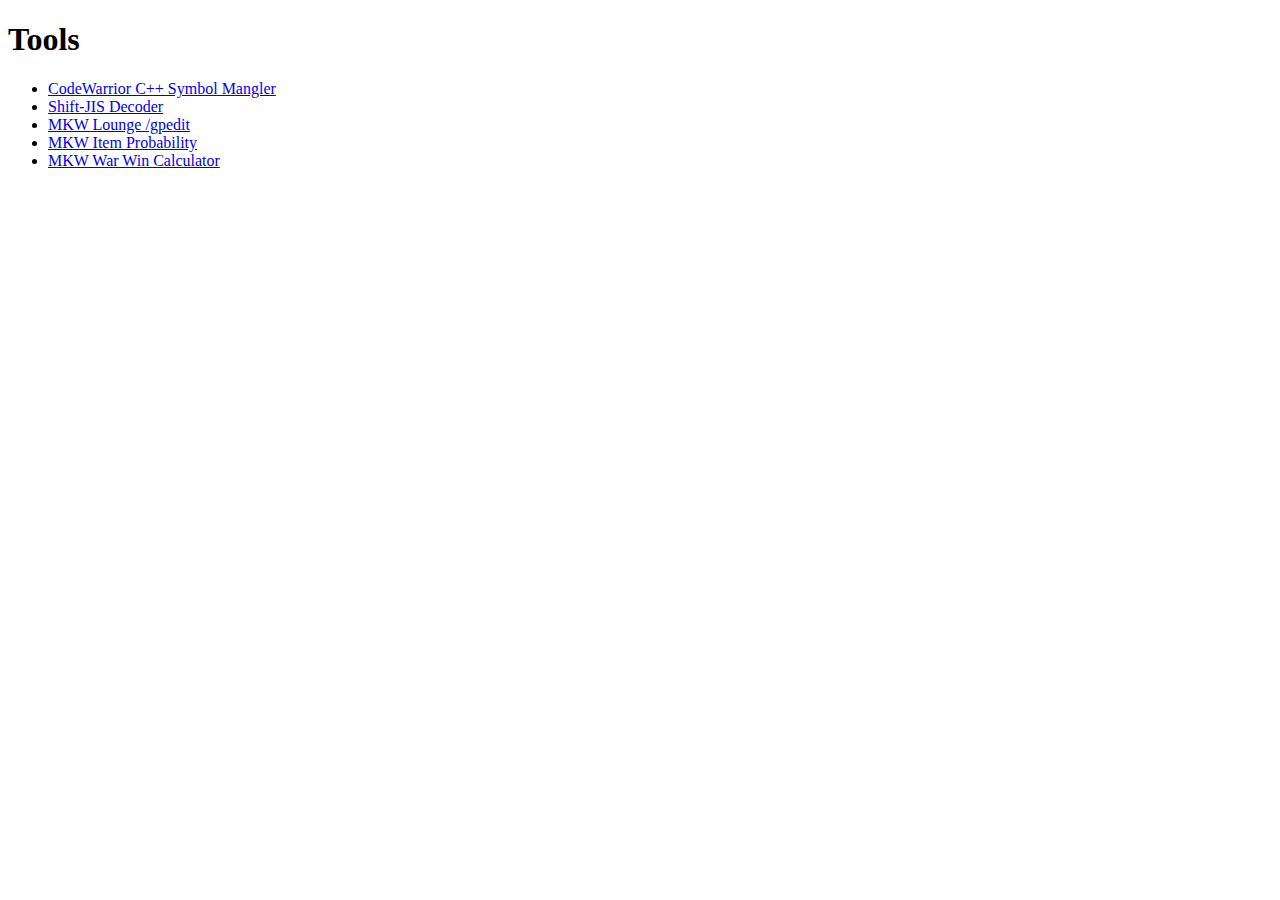
<file: index.html>
<!DOCTYPE html>
<html>
<body>
    <h1>Tools</h1>

    <ul>
        <li><a href="Tools/cwmangler.html">CodeWarrior C++ Symbol Mangler</a></li>
        <li><a href="Tools/sjis.html">Shift-JIS Decoder</a></li>
        <li><a href="Tools/mogi_gpedit.html">MKW Lounge /gpedit</a></li>
        <li><a href="Tools/mkwitem.html">MKW Item Probability</a></li>
        <li><a href="Tools/mkwwarwin.html">MKW War Win Calculator</a></li>
    </ul>
</body>
</html>
</file>
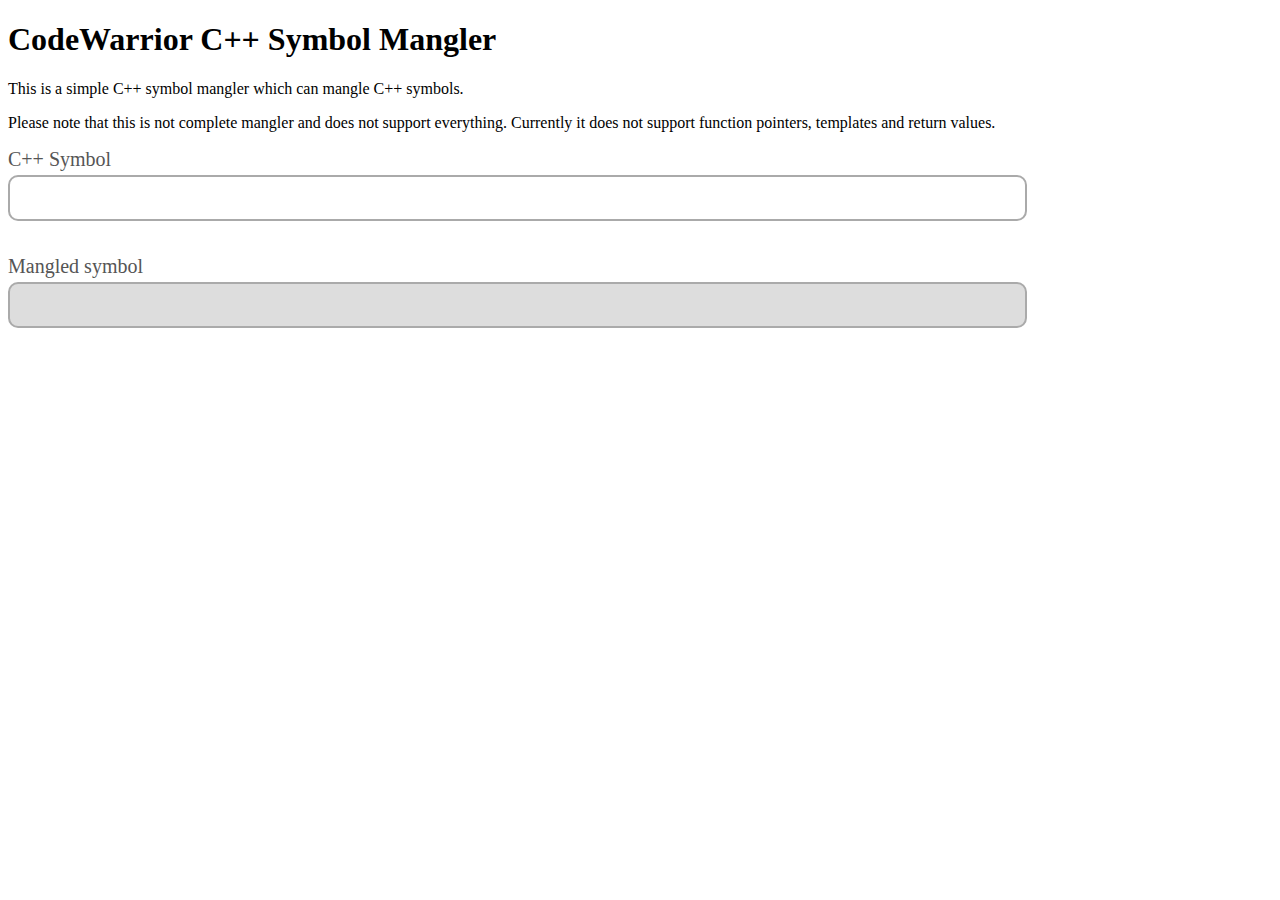
<file: Tools/cwmangler.html>
<!DOCTYPE html>
<html>
<head>
    <title>CodeWarrior Mangler</title>

    <link rel="stylesheet" href="../common.css" />
    <script src="../common.js"></script>
    <script src="cwmangler.js"></script>
</head>
<body>

    <h1>CodeWarrior C++ Symbol Mangler</h1>

    <p>
        This is a simple C++ symbol mangler which can mangle
        C++ symbols.
    </p>

    <p>
        Please note that this is not complete mangler and does not support
        everything. Currently it does not support function pointers, templates
        and return values.
    </p>

    <div>
        <div class="TextBoxLabel">
            C++ Symbol
        </div>

        <input type="text" class="TextBox" id="tbInput" onChange="mangle();" onKeypress="mangle();" onPaste="mangle();" onInput="mangle();" />
    </div>

    <p id="tbErrorMessage">
        
    </p>

    <br clear="all">

    <div>
        <div class="TextBoxLabel">
            Mangled symbol
        </div>

        <input type="text" class="TextBox" id="tbOutput" readonly />
    </div>
    
</body>
</html>
</file>
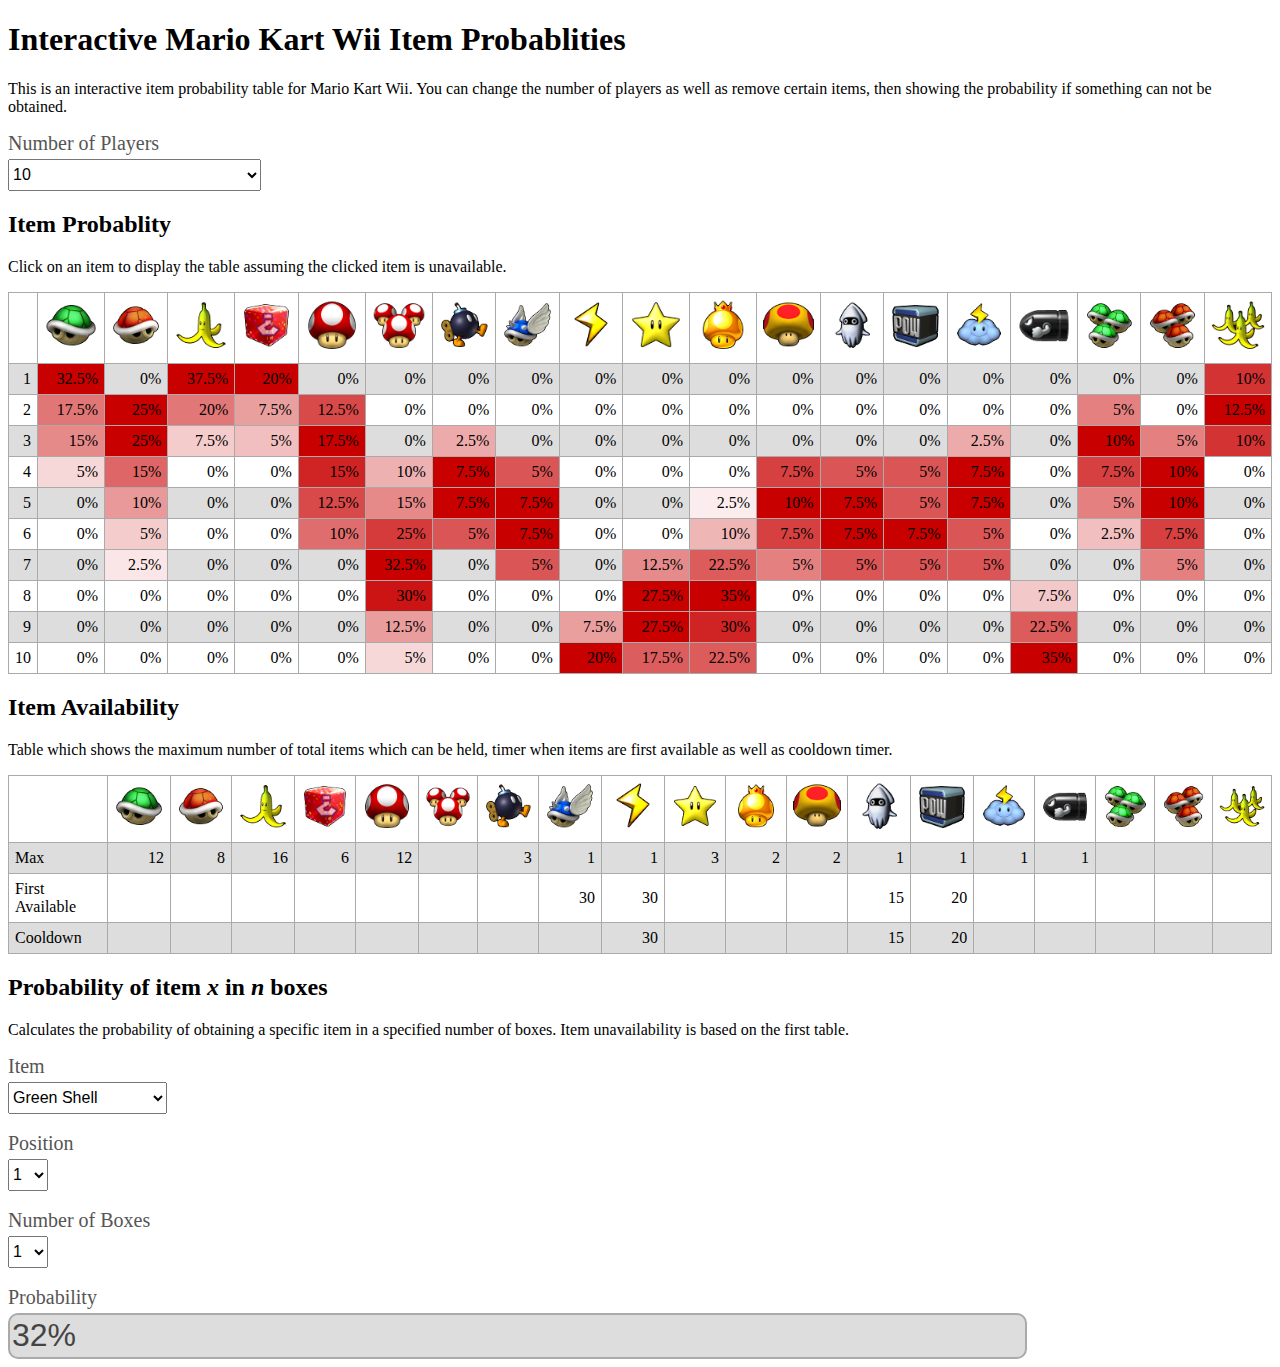
<file: Tools/mkwitem.html>
<!DOCTYPE html>
<html>
<head>
    <title>Mario Kart Wii Item Probabilities</title>

    <link rel="stylesheet" href="../common.css" />
    <link rel="stylesheet" href="mkwitem.css" />
    <script src="../common.js"></script>
    <script src="mkwitem.js"></script>

</head>
<body onload="initTable();">

    <h1>Interactive Mario Kart Wii Item Probablities</h1>

    <p>
        This is an interactive item probability table for Mario Kart Wii. You can
        change the number of players as well as remove certain items, then showing
        the probability if something can not be obtained.
    </p>

    <div>
        <div class="TextBoxLabel">
            Number of Players
        </div>

        <select id="selectPlayerCount" class="Select" onchange="updateTable(); updatePositionSelect();">

        </select>
    </div>

    <div>
        <h2>Item Probablity</h2>

        <p>
            Click on an item to display the table assuming the clicked item is unavailable.
        </p>

        <table id="tableItem" class="Table" width="100%">
            <tr>
                <th></th>
            </tr>
        </table>
    </div>

    <div>
        <h2>Item Availability</h2>

        <p>
            Table which shows the maximum number of total items which can be held, timer when items are first available as well as
            cooldown timer.
        </p>

        <table id="tableAvail" class="Table" width="100%">
            <tr>
                <th></th>
            </tr>
        </table>
    </div>

    <div>
        <h2>Probability of item <i>x</i> in <i>n</i> boxes</h2>

        <p>
            Calculates the probability of obtaining a specific item in a specified number of boxes. Item unavailability is based on the first table.
        </p>

        <div>
            <div class="TextBoxLabel">
                Item
            </div>

            <select id="selectItem" class="Select" onchange="updateItemProbability();">
    
            </select>
        </div>

        <br clear="all" />
        
        <div>
            <div class="TextBoxLabel">
                Position
            </div>

            <select id="selectPosition" class="Select" onchange="updateItemProbability();">
    
            </select>
        </div>

        <br clear="all" />
        
        <div>
            <div class="TextBoxLabel">
                Number of Boxes
            </div>

            <select id="selectBoxCount" class="Select" onchange="updateItemProbability();">
                
            </select>
        </div>

        <br clear="all" />

        <div>
            <div class="TextBoxLabel">
                Probability
            </div>

            <input type="text" class="TextBox" id="tbItemProbability" readonly />
        </div>
    </div>
</body>
</html>
</file>
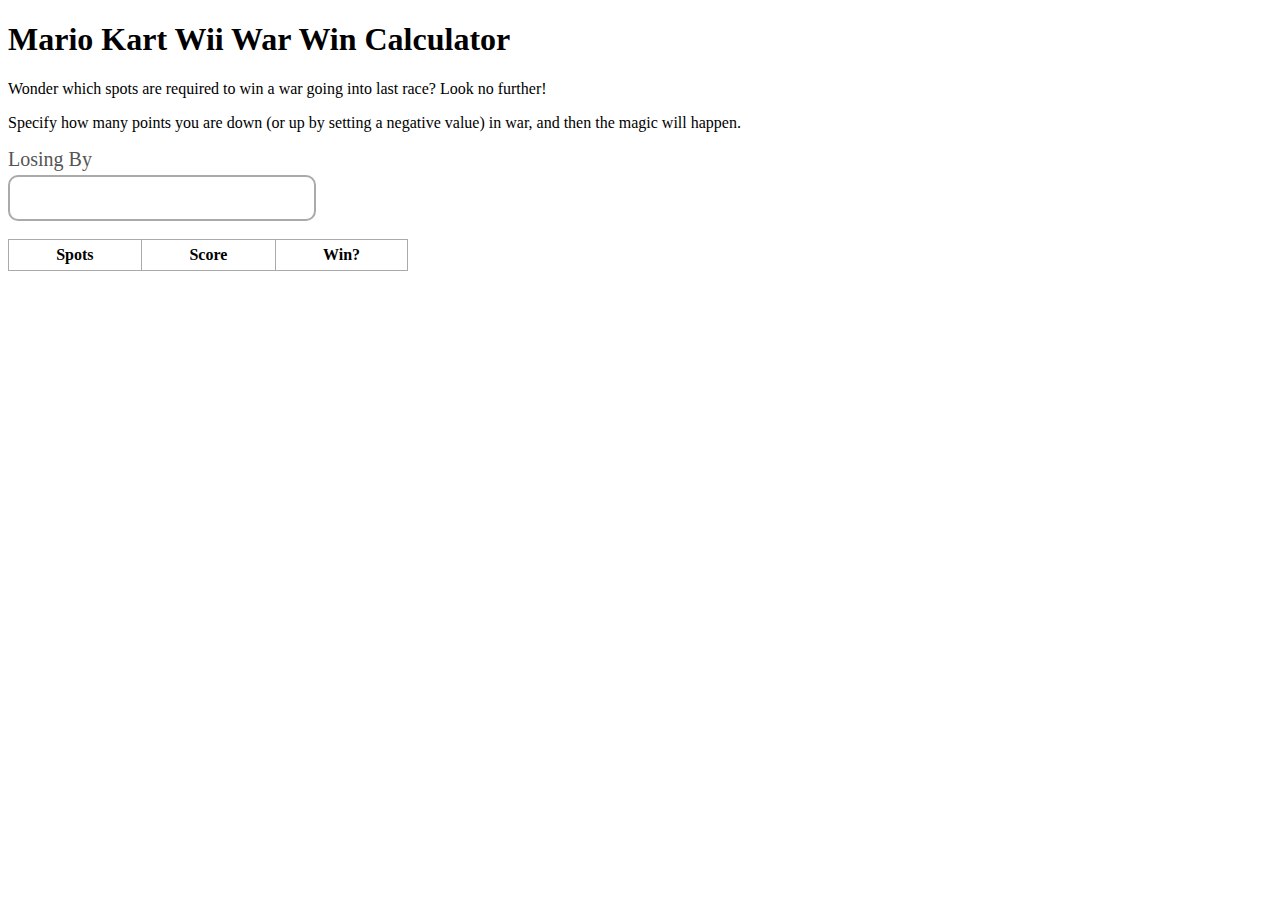
<file: Tools/mkwwarwin.html>
<!DOCTYPE html>
<html>
<head>
    <title>Mario Kart Wii War Win Calculator</title>

    <link rel="stylesheet" href="../common.css" />
    <link rel="stylesheet" href="mkwwarwin.css" />
    <script src="../common.js"></script>
    <script src="mkwwarwin.js"></script>
</head>
<body onload="updateTable();">

    <h1>Mario Kart Wii War Win Calculator</h1>

    <p>
        Wonder which spots are required to win a war going into last race? Look no further!
    </p>

    <p>
        Specify how many points you are down (or up by setting a negative value) in war, and then the magic will happen.
    </p>

    <div>
        <div class="TextBoxLabel">
            Losing By
        </div>

        <input id="inputScore" type="text" class="TextBox" id="tbInput" onChange="updateTable();" onKeypress="updateTable();" onPaste="updateTable();" onInput="updateTable();" />
    </div>

    <br />
    
    <table id="tableSpots" class="Table" width="100%">
        <tr>
            <th>Spots</th>
            <th>Score</th>
            <th>Win?</th>
        </tr>
    </table>
    
</body>
</html>
</file>
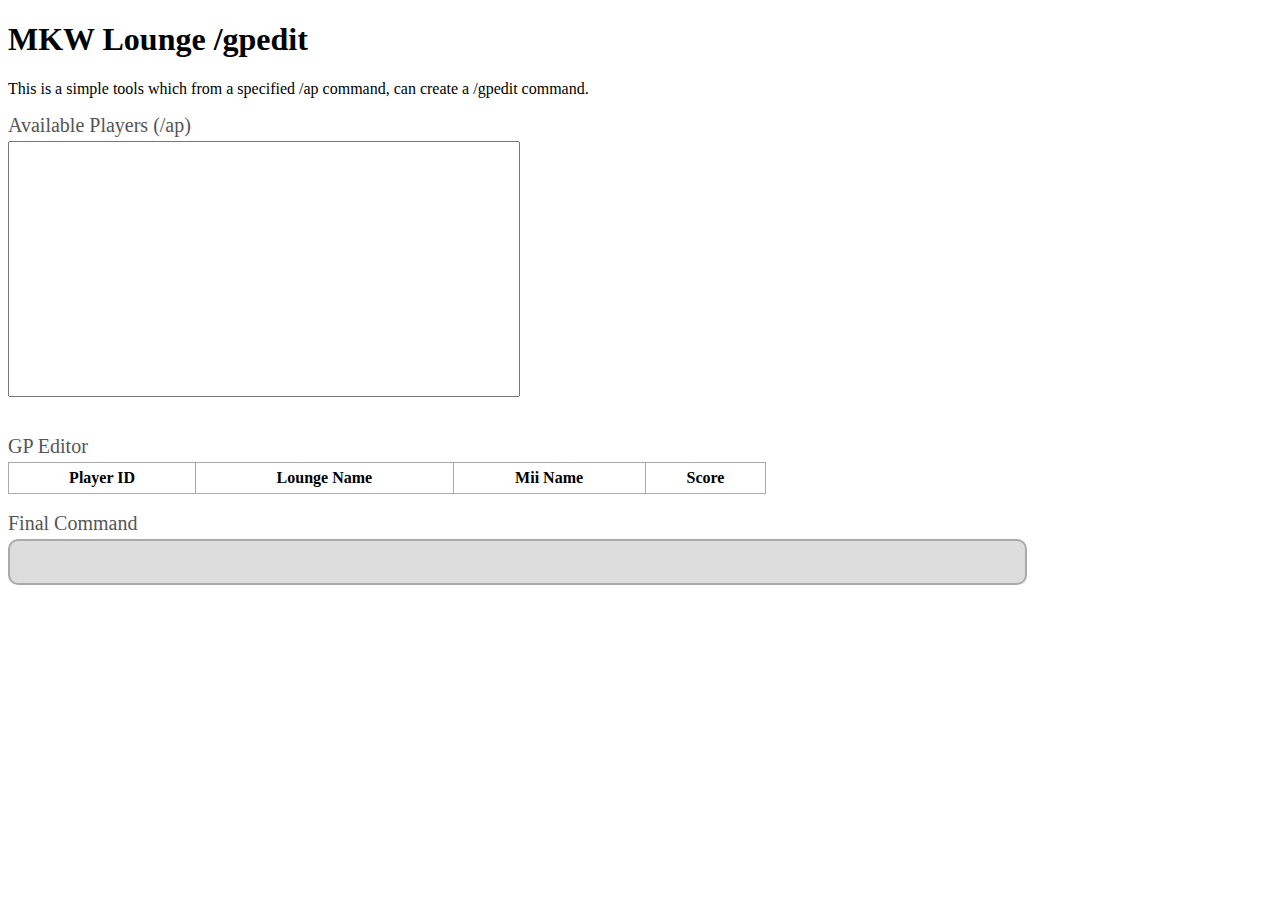
<file: Tools/mogi_gpedit.html>
<!DOCTYPE html>
<html>
<head>
    <title>Mario Kart Wii Lounge gpedit</title>

    <link rel="stylesheet" href="../common.css" />
    <link rel="stylesheet" href="mogi_gpedit.css" />
    <script src="../common.js"></script>
    <script src="mogi_gpedit.js"></script>
</head>
<body>

    <h1>MKW Lounge /gpedit</h1>

    <p>
        This is a simple tools which from a specified /ap command, can
        create a /gpedit command.
    </p>

    <div>
        <div class="TextBoxLabel">
            Available Players (/ap)
        </div>

        <textarea id="tbAp" onChange="genTable();" onKeypress="genTable();" onPaste="genTable();" onInput="genTable();"></textarea>

        <p id="tbApErrors">
            
        </p>
    </div>

    <br clear="all" />

    <div>
        <div class="TextBoxLabel">
            GP Editor
        </div>

        <table id="tableGp" class="Table" width="60%">
            <tr>
                <th>Player ID</th>
                <th>Lounge Name</th>
                <th>Mii Name</th>
                <th>Score</th>
            </tr>
        </table>
    </div>

    <br clear="all" />

    <div>
        <div class="TextBoxLabel">
            Final Command
        </div>

        <input type="text" class="TextBox" id="tbCommand" readonly />
    </div>
    
</body>
</html>
</file>
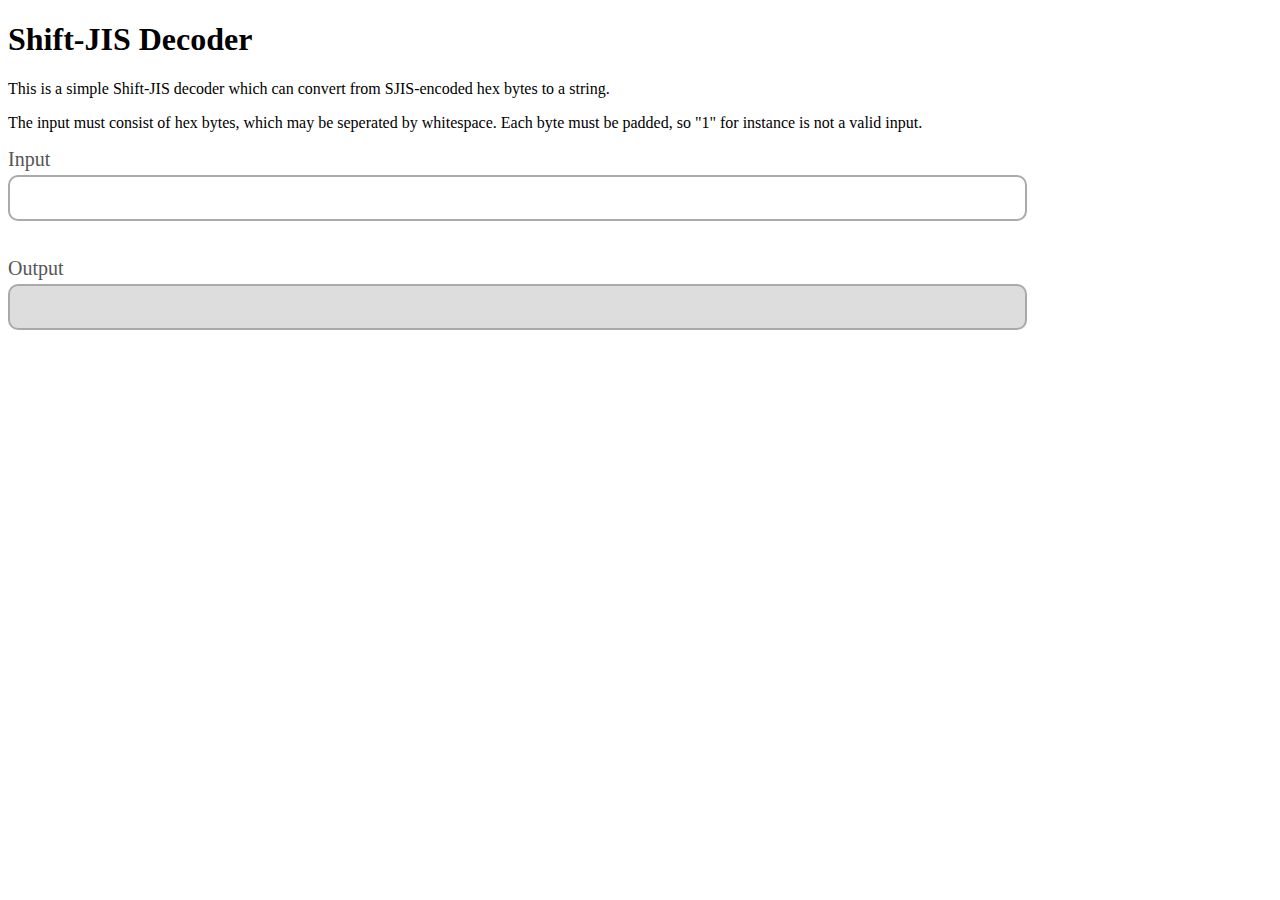
<file: Tools/sjis.html>
<!DOCTYPE html>
<html>
<head>
    <title>Shift-JIS Decoder</title>

    <link rel="stylesheet" href="../common.css" />
    <script src="sjis.js"></script>

</head>
<body>

    <h1>Shift-JIS Decoder</h1>

    <p>
        This is a simple Shift-JIS decoder which can convert
        from SJIS-encoded hex bytes to a string.
    </p>

    <p>
        The input must consist of hex bytes, which may be seperated by whitespace.
        Each byte must be padded, so "1" for instance is not a valid input.
    </p>

    <div>
        <div class="TextBoxLabel">
            Input
        </div>

        <input type="text" class="TextBox" id="tbInput" onchange="convertSjis();" onKeypress="convertSjis();" onPaste="convertSjis();" onInput="convertSjis();" />
    </div>

    <br>
    <br>

    <div>
        <div class="TextBoxLabel">
            Output
        </div>

        <input type="text" class="TextBox" id="tbOutput" readonly />
    </div>
    
</body>
</html>
</file>
<file: common.css>
.TextBoxLabel {
    color: #555;
    font-size: 20px;
    margin-bottom: 4px;
}

.TextBox {
    width: 80%;
    height: 40px;
    color: #444;
    font-size: 32px;
    border: 2px solid;
    border-color: #AAA;
    border-radius: 10px;    
    outline: none;
}

.TextBox:read-only {
    background-color: #DDD;
}

.TextBox:disabled {
    background-color: #BBB;
}

.TextBox:focus {
    border-color: #66F;
}

.Table {
    border-collapse: collapse;
}
  
td, th {
    border: 1px solid #AAA;
    padding: 6px;
    font-size: 16px;
}

tr:nth-child(even) {
    background-color: #DDD;
}

.Select {
    height: 32px;
    font-size: 16px;
}

.Error {
    background-color: #F77;
}
</file>
<file: Tools/mkwitem.css>
#selectPlayerCount {
    width: 20%;
}
</file>
<file: Tools/mkwwarwin.css>
#inputScore {
    width: 20%;
    min-width: 300px;
}

#tableSpots {
    width: 30%;
    min-width: 400px;
}
</file>
<file: Tools/mogi_gpedit.css>
#tbAp {
    width: 40%;
    height: 250px;
    resize: none;
}

.ScoreTextBox {
    width: 100%;
    height: 100%;
    margin: 0px;
    padding: 0px;
}
</file>
